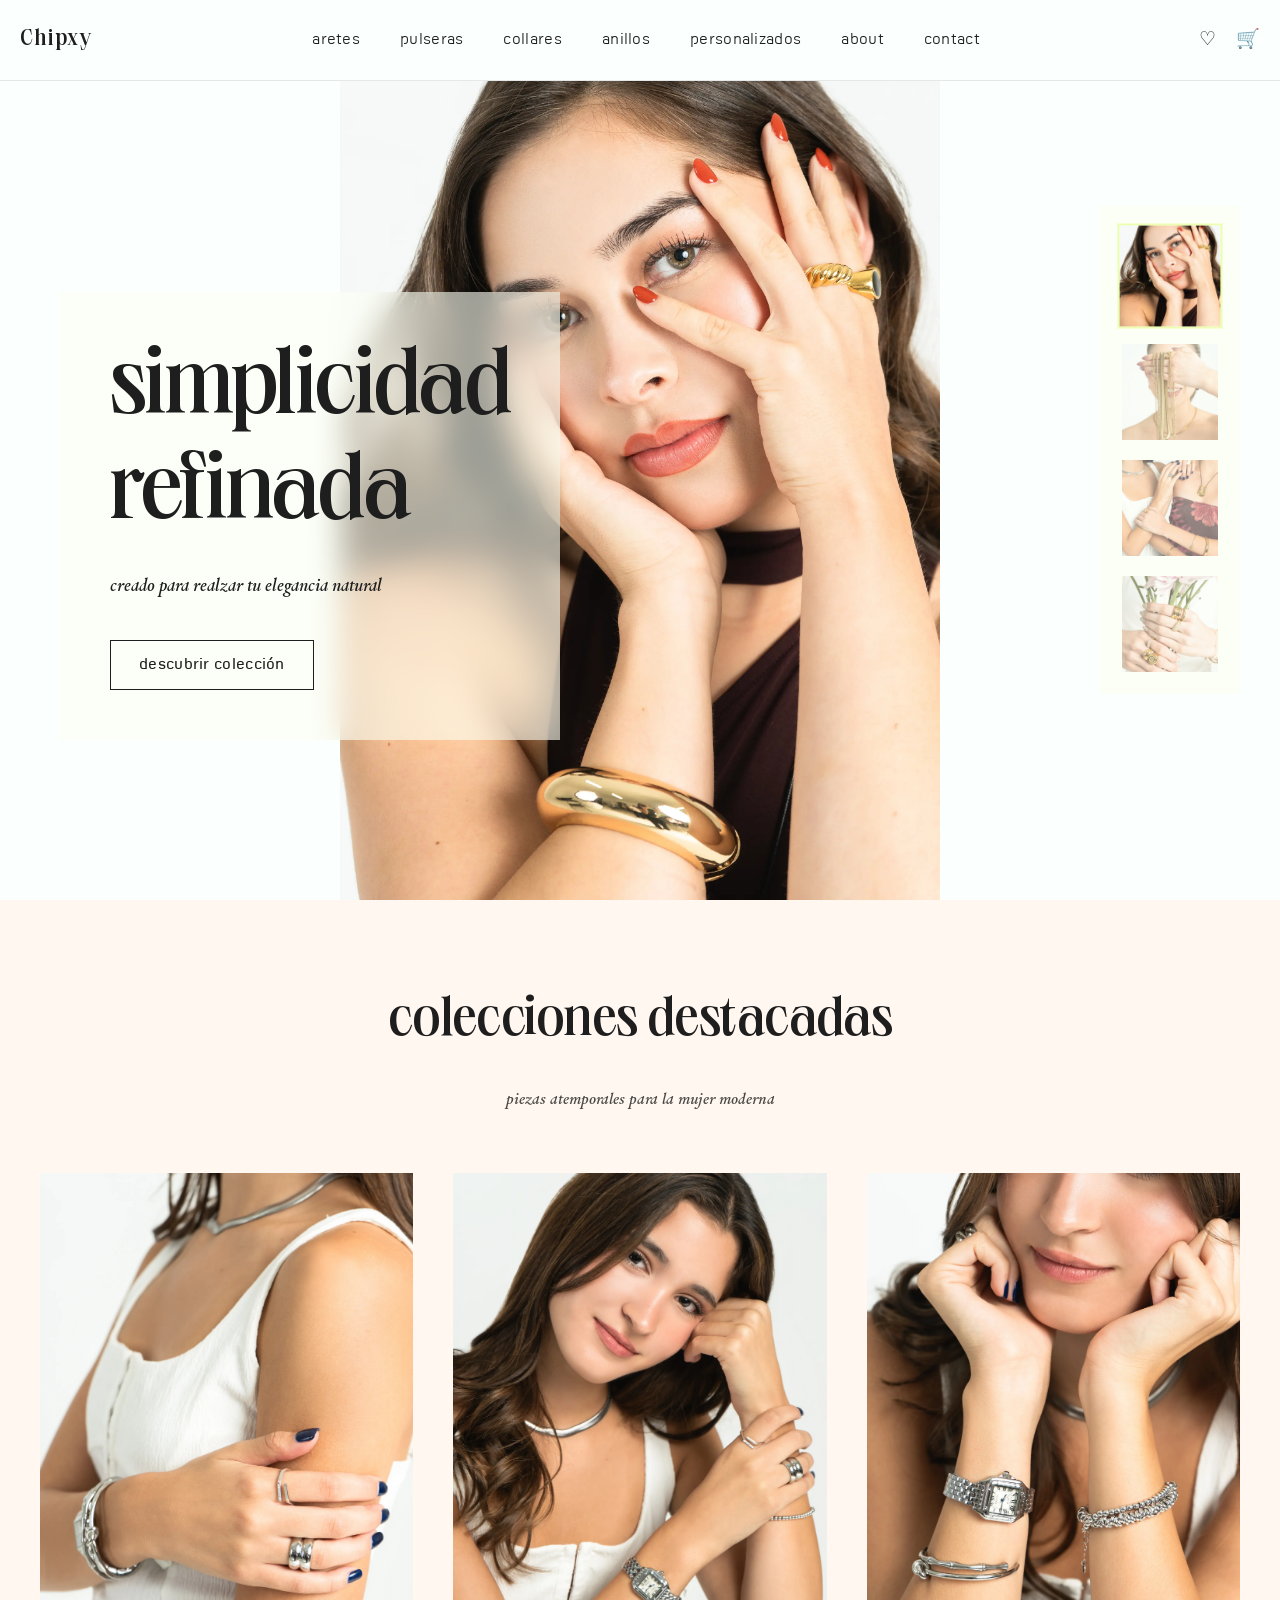
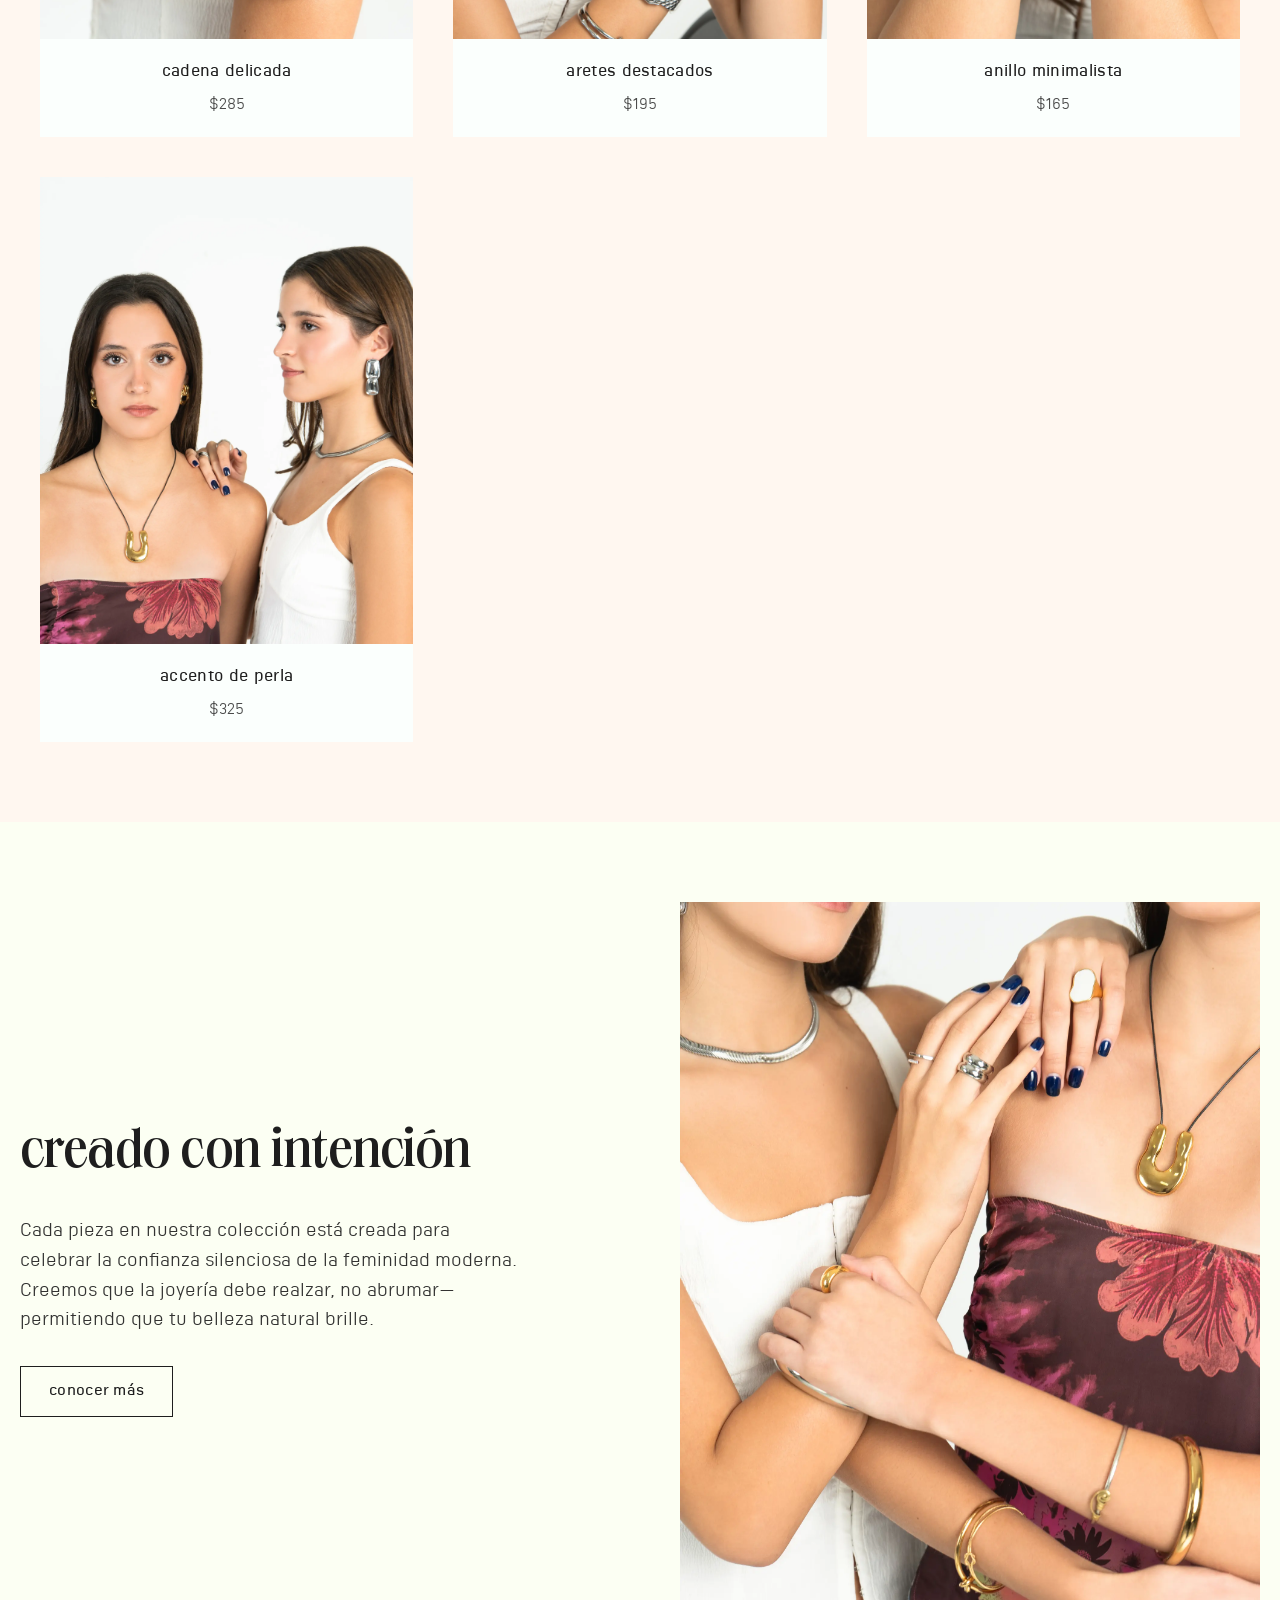
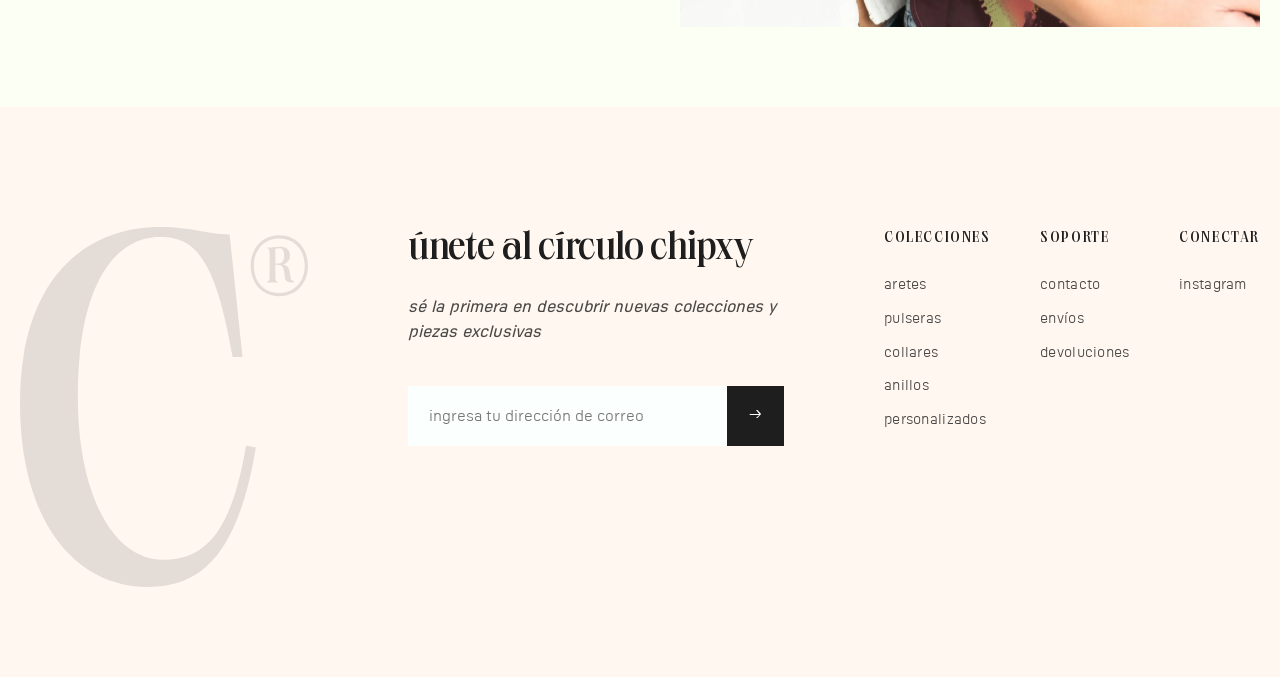
<file: index.html>
<!DOCTYPE html>
<html lang="en">
<head>
    <meta charset="UTF-8">
    <meta name="viewport" content="width=device-width, initial-scale=1.0">
    <title>Chipxy - Refined Jewelry</title>
    <link rel="stylesheet" href="styles.css">
</head>
<body>
    <!-- Navigation -->
    <nav class="nav nav-light">
        <div class="nav-container">
            <div class="nav-logo">
                <h1>Chipxy</h1>
            </div>
            <ul class="nav-menu">
                <li><a href="#collections">aretes</a></li>
                <li><a href="#collections">pulseras</a></li>
                <li><a href="#collections">collares</a></li>
                <li><a href="#collections">anillos</a></li>
                <li><a href="#collections">personalizados</a></li>
                <li><a href="#about">about</a></li>
                <li><a href="#contact">contact</a></li>
            </ul>
            <div class="nav-icons">
                <a href="#" class="nav-icon">♡</a>
                <a href="#" class="nav-icon">🛒</a>
            </div>
        </div>
    </nav>

    <!-- Hero Section - Carousel -->
    <section class="hero hero-carousel">
        <div class="carousel-container">
            <!-- Slide 1: Lifestyle Focus -->
            <div class="carousel-slide active" data-slide="1">
                <div class="hero-image">
                    <img src="photos/resized/webp_output/DSC08997_1920.webp" alt="Elegant jewelry lifestyle shot">
                </div>
                <div class="hero-content">
                <div class="hero-text">
                    <h2 class="hero-title">simplicidad refinada</h2>
                    <p class="hero-subtitle">creado para realzar tu elegancia natural</p>
                    <a href="#collections" class="btn-primary">descubrir colección</a>
                </div>
                </div>
            </div>

            <!-- Slide 2: Product Focus -->
            <div class="carousel-slide" data-slide="2">
                <div class="hero-image">
                    <img src="photos/resized/webp_output/DSC08941_1920.webp" alt="Delicate gold necklace detail">
                </div>
                <div class="hero-content">
                <div class="hero-text">
                    <h2 class="hero-title">cadenas delicadas</h2>
                    <p class="hero-subtitle">piezas minimalistas para elegancia cotidiana</p>
                    <a href="#collections" class="btn-primary">ver collares</a>
                </div>
                </div>
            </div>

            <!-- Slide 3: Lifestyle Focus -->
            <div class="carousel-slide" data-slide="3">
                <div class="hero-image">
                    <img src="photos/resized/webp_output/DSC08821_1920.webp" alt="Jewelry craftsmanship lifestyle">
                </div>
                <div class="hero-content">
                <div class="hero-text">
                    <h2 class="hero-title">belleza atemporal</h2>
                    <p class="hero-subtitle">piezas que cuentan tu historia</p>
                    <a href="#collections" class="btn-primary">explorar anillos</a>
                </div>
                </div>
            </div>

            <!-- Slide 4: Product Focus -->
            <div class="carousel-slide" data-slide="4">
                <div class="hero-image">
                    <img src="photos/resized/webp_output/DSC08857_1920.webp" alt="Statement earrings detail">
                </div>
                <div class="hero-content">
                <div class="hero-text">
                    <h2 class="hero-title">piezas destacadas</h2>
                    <p class="hero-subtitle">creaciones audaces para momentos de confianza</p>
                    <a href="#collections" class="btn-primary">ver aretes</a>
                </div>
                </div>
            </div>
        </div>

        <!-- Carousel Thumbnails -->
        <div class="carousel-thumbnails">
            <img src="photos/resized/webp_output/DSC08997_1920.webp" alt="Thumbnail 1" class="carousel-thumbnail-item active" data-slide="1">
            <img src="photos/resized/webp_output/DSC08941_1920.webp" alt="Thumbnail 2" class="carousel-thumbnail-item" data-slide="2">
            <img src="photos/resized/webp_output/DSC08821_1920.webp" alt="Thumbnail 3" class="carousel-thumbnail-item" data-slide="3">
            <img src="photos/resized/webp_output/DSC08857_1920.webp" alt="Thumbnail 4" class="carousel-thumbnail-item" data-slide="4">
        </div>
    </section>

    <!-- Featured Collections -->
    <section class="collections" id="collections">
        <div class="container">
            <div class="section-header">
                <h3 class="section-title">colecciones destacadas</h3>
                <p class="section-subtitle">piezas atemporales para la mujer moderna</p>
            </div>
            
            <div class="product-grid">
                <div class="product-card">
                    <div class="product-image">
                        <img src="photos/resized/webp_output/DSC08754_1920.webp" alt="Delicate gold necklace">
                    </div>
                    <div class="product-info">
                        <h4 class="product-name">cadena delicada</h4>
                        <p class="product-price">$285</p>
                    </div>
                </div>
                
                <div class="product-card">
                    <div class="product-image">
                        <img src="photos/resized/webp_output/DSC08761_1920.webp" alt="Statement earrings">
                    </div>
                    <div class="product-info">
                        <h4 class="product-name">aretes destacados</h4>
                        <p class="product-price">$195</p>
                    </div>
                </div>
                
                <div class="product-card">
                    <div class="product-image">
                        <img src="photos/resized/webp_output/DSC08777_1920.webp" alt="Minimalist ring">
                    </div>
                    <div class="product-info">
                        <h4 class="product-name">anillo minimalista</h4>
                        <p class="product-price">$165</p>
                    </div>
                </div>
                
                <div class="product-card">
                    <div class="product-image">
                        <img src="photos/resized/webp_output/DSC08806_1920.webp" alt="Pearl necklace">
                    </div>
                    <div class="product-info">
                        <h4 class="product-name">accento de perla</h4>
                        <p class="product-price">$325</p>
                    </div>
                </div>
            </div>
        </div>
    </section>

    <!-- About Section -->
    <section class="about" id="about">
        <div class="container">
            <div class="about-content">
                <div class="about-text">
                    <h3 class="section-title">creado con intención</h3>
                    <p class="about-description">
                        Cada pieza en nuestra colección está creada para celebrar la confianza silenciosa 
                        de la feminidad moderna. Creemos que la joyería debe realzar, no abrumar— 
                        permitiendo que tu belleza natural brille.
                    </p>
                    <a href="#contact" class="btn-secondary">conocer más</a>
                </div>
                <div class="about-image">
                    <img src="photos/resized/webp_output/DSC08821_1920.webp" alt="Jewelry craftsmanship detail">
                </div>
            </div>
        </div>
    </section>


    <!-- Footer -->
    <footer class="footer">
        <div class="footer-container">
            <!-- Logo Column -->
            <div class="footer-logo-column">
                <img src="c-logo.svg" alt="Chipxy Logo" class="footer-logo">
            </div>
            
            <!-- Newsletter Section -->
            <div class="footer-newsletter">
                <h3 class="newsletter-title">únete al círculo chipxy</h3>
                <p class="newsletter-subtitle">sé la primera en descubrir nuevas colecciones y piezas exclusivas</p>
                <form class="newsletter-form">
                    <input type="email" placeholder="ingresa tu dirección de correo" class="newsletter-input">
                    <button type="submit" class="newsletter-btn">→</button>
                </form>
            </div>
            
            <!-- Footer Links -->
            <div class="footer-links">
                <div class="footer-column">
                    <h4>colecciones</h4>
                    <ul>
                        <li><a href="#">aretes</a></li>
                        <li><a href="#">pulseras</a></li>
                        <li><a href="#">collares</a></li>
                        <li><a href="#">anillos</a></li>
                        <li><a href="#">personalizados</a></li>
                    </ul>
                </div>
                
                <div class="footer-column">
                    <h4>soporte</h4>
                    <ul>
                        <li><a href="#">contacto</a></li>
                        <li><a href="#">envíos</a></li>
                        <li><a href="#">devoluciones</a></li>
                    </ul>
                </div>
                
                <div class="footer-column">
                    <h4>conectar</h4>
                    <ul>
                        <li><a href="#">instagram</a></li>
                    </ul>
                </div>
            </div>
        </div>
        
    </footer>

    <script src="script.js"></script>
</body>
</html>
</file>
<file: styles.css>
/* Chipxy Brand Styles */

/* Font Face Declarations */
@font-face {
    font-family: 'Neue World';
    src: url('fonts/PPNeueWorld-Regular.woff2') format('woff2'),
         url('fonts/PPNeueWorld-Regular.woff') format('woff');
    font-weight: 400;
    font-style: normal;
    font-display: swap;
}

@font-face {
    font-family: 'Sizmo Pro';
    src: url('fonts/SizmoPro-Regular.woff2') format('woff2'),
         url('fonts/SizmoPro-Regular.woff') format('woff');
    font-weight: 400;
    font-style: normal;
    font-display: swap;
}

@font-face {
    font-family: 'Sizmo Pro';
    src: url('fonts/SizmoPro-Medium.woff2') format('woff2'),
         url('fonts/SizmoPro-Medium.woff') format('woff');
    font-weight: 500;
    font-style: normal;
    font-display: swap;
}

@font-face {
    font-family: 'Sizmo Pro';
    src: url('fonts/SizmoPro-Bold.woff2') format('woff2'),
         url('fonts/SizmoPro-Bold.woff') format('woff');
    font-weight: 700;
    font-style: normal;
    font-display: swap;
}

@font-face {
    font-family: 'Drummond';
    src: url('fonts/Drummond-RegularItalic.woff2') format('woff2'),
         url('fonts/Drummond-RegularItalic.woff') format('woff');
    font-weight: 400;
    font-style: italic;
    font-display: swap;
}

@font-face {
    font-family: 'Drummond';
    src: url('fonts/Drummond-MediumItalic.woff2') format('woff2'),
         url('fonts/Drummond-MediumItalic.woff') format('woff');
    font-weight: 500;
    font-style: italic;
    font-display: swap;
}

@font-face {
    font-family: 'Drummond';
    src: url('fonts/Drummond-BoldItalic.woff2') format('woff2'),
         url('fonts/Drummond-BoldItalic.woff') format('woff');
    font-weight: 700;
    font-style: italic;
    font-display: swap;
}

/* CSS Variables for Brand Colors */
:root {
    --color-eerie-black: #1E1E1E;
    --color-mindaro: #ECFFB0;
    --color-seashell: #FFF7F0;
    --color-ivory: #FCFFF3;
    --color-baby-powder: #FBFFFD;
    
    --font-primary: 'Neue World', 'Playfair Display', 'Times New Roman', serif;
    --font-secondary: 'Sizmo Pro', 'Inter', 'Helvetica Neue', sans-serif;
    --font-accent: 'Drummond', 'Georgia', serif;
    
    --max-width: 1440px;
    --content-width: 1280px;
    --section-spacing: 80px;
}

/* Reset and Base Styles */
* {
    margin: 0;
    padding: 0;
    box-sizing: border-box;
}

body {
    font-family: var(--font-secondary);
    font-weight: 400;
    line-height: 1.6;
    color: var(--color-eerie-black);
    background-color: var(--color-baby-powder);
    overflow-x: hidden;
}

/* Container */
.container {
    max-width: var(--content-width);
    margin: 0 auto;
    padding: 0 20px;
}

/* Navigation - Option 1: Always Dark Background */
.nav {
    position: fixed;
    top: 0;
    left: 0;
    right: 0;
    z-index: 1000;
    background-color: var(--color-eerie-black);
    transition: all 0.3s ease;
}

.nav-container {
    max-width: var(--content-width);
    margin: 0 auto;
    padding: 0 20px;
    display: flex;
    align-items: center;
    justify-content: space-between;
    height: 80px;
}

.nav-logo h1 {
    font-family: var(--font-primary);
    font-size: 1.5rem;
    font-weight: 400;
    color: var(--color-baby-powder);
    letter-spacing: 0.05em;
}

.nav-menu {
    display: flex;
    list-style: none;
    gap: 40px;
}

.nav-menu a {
    font-family: var(--font-secondary);
    font-weight: 400;
    font-size: 0.95rem;
    color: var(--color-baby-powder);
    text-decoration: none;
    text-transform: lowercase;
    letter-spacing: 0.02em;
    transition: color 0.3s ease;
}

.nav-menu a:hover {
    color: var(--color-mindaro);
}

.nav-icons {
    display: flex;
    gap: 20px;
}

.nav-icon {
    font-size: 1.2rem;
    color: var(--color-baby-powder);
    text-decoration: none;
    transition: color 0.3s ease;
}

.nav-icon:hover {
    color: var(--color-mindaro);
}

/* Navigation Option 2: Semi-transparent with backdrop blur */
.nav.nav-blur {
    background-color: rgba(30, 30, 30, 0.8);
    backdrop-filter: blur(10px);
}

/* Navigation Option 3: White background with dark text */
.nav.nav-light {
    background-color: var(--color-baby-powder);
    border-bottom: 1px solid rgba(30, 30, 30, 0.1);
}

.nav.nav-light .nav-logo h1,
.nav.nav-light .nav-menu a,
.nav.nav-light .nav-icon {
    color: var(--color-eerie-black);
}

.nav.nav-light .nav-menu a:hover,
.nav.nav-light .nav-icon:hover {
    color: var(--color-eerie-black);
    background-color: var(--color-mindaro);
    padding: 8px 16px;
    border-radius: 0;
}

/* Dropdown Navigation Styles */
.nav-dropdown {
    position: relative;
}

.dropdown-menu {
    position: absolute;
    top: 100%;
    left: 0;
    background-color: var(--color-baby-powder);
    border: 1px solid rgba(30, 30, 30, 0.1);
    border-radius: 0;
    min-width: 180px;
    opacity: 0;
    visibility: hidden;
    transform: translateY(-10px);
    transition: all 0.3s ease;
    z-index: 1000;
    list-style: none;
    padding: 0;
    margin: 0;
}

.nav-dropdown:hover .dropdown-menu {
    opacity: 1;
    visibility: visible;
    transform: translateY(0);
}

.dropdown-menu li {
    margin: 0;
}

.dropdown-menu a {
    display: block;
    padding: 12px 20px;
    font-family: var(--font-secondary);
    font-size: 0.9rem;
    color: var(--color-eerie-black);
    text-decoration: none;
    text-transform: lowercase;
    letter-spacing: 0.02em;
    transition: all 0.3s ease;
    border-bottom: 1px solid rgba(30, 30, 30, 0.05);
}

.dropdown-menu li:last-child a {
    border-bottom: none;
}

.dropdown-menu a:hover {
    background-color: var(--color-mindaro);
    color: var(--color-eerie-black);
}

.dropdown-trigger::after {
    content: '▼';
    font-size: 0.7rem;
    margin-left: 8px;
    transition: transform 0.3s ease;
}

.nav-dropdown:hover .dropdown-trigger::after {
    transform: rotate(180deg);
}

/* Hero Section */
.hero {
    position: relative;
    height: 100vh;
    display: flex;
    align-items: center;
    overflow: hidden;
}

.hero-images {
    position: absolute;
    top: 0;
    left: 0;
    width: 100%;
    height: 100%;
    z-index: -1;
    display: flex;
}

.hero-image {
    flex: 1;
    height: 100%;
    opacity: 0;
    transform: translateX(100px);
    transition: all 1.2s cubic-bezier(0.4, 0, 0.2, 1);
}

.hero-image img {
    width: 100%;
    height: 100%;
    object-fit: cover;
    object-position: center top;
}

/* Sequential reveal animation */
.hero-image-1 {
    animation: slideInLeft 1.2s cubic-bezier(0.4, 0, 0.2, 1) 0.5s forwards;
}

.hero-image-2 {
    animation: slideInLeft 1.2s cubic-bezier(0.4, 0, 0.2, 1) 1.2s forwards;
}

.hero-image-3 {
    animation: slideInLeft 1.2s cubic-bezier(0.4, 0, 0.2, 1) 1.9s forwards;
}

@keyframes slideInLeft {
    0% {
        opacity: 0;
        transform: translateX(100px);
    }
    100% {
        opacity: 1;
        transform: translateX(0);
    }
}

/* Hero Carousel */
.hero-carousel {
    position: relative;
    height: 100vh;
    overflow: hidden;
}

.carousel-container {
    position: relative;
    width: 100%;
    height: 100%;
}

.carousel-slide {
    position: absolute;
    top: 0;
    left: 0;
    width: 100%;
    height: 100%;
    opacity: 0;
    transition: opacity 0.8s ease-in-out;
}

.carousel-slide.active {
    opacity: 1;
}

.carousel-slide .hero-image {
    position: absolute;
    top: 0;
    left: 0;
    width: 100%;
    height: 100%;
    z-index: 1;
    opacity: 0;
    transform: translateX(-50px);
    transition: all 0.8s cubic-bezier(0.4, 0, 0.2, 1);
}

.carousel-slide.active .hero-image {
    opacity: 1;
    transform: translateX(0);
}

.carousel-slide .hero-image img {
    width: 100%;
    height: 100%;
    object-fit: contain;
    object-position: center center;
    display: block;
}

.carousel-slide .hero-content {
    position: absolute;
    top: 0;
    left: 0;
    width: 100%;
    height: 100%;
    z-index: 5;
    display: flex;
    align-items: center;
    justify-content: flex-end;
    padding: 0 60px;
}

.carousel-slide .hero-text {
    max-width: 500px;
    background-color: rgba(252, 255, 243, 0.6);
    padding: 50px;
    backdrop-filter: blur(15px);
    border-radius: 0;
    opacity: 0;
    transform: translateY(30px);
    transition: all 0.8s cubic-bezier(0.4, 0, 0.2, 1);
}

.carousel-slide.active .hero-text {
    opacity: 1;
    transform: translateY(0);
}

/* Carousel Thumbnails */
.carousel-thumbnails {
    position: absolute;
    right: 40px;
    top: 50%;
    transform: translateY(-50%);
    display: flex;
    flex-direction: column;
    gap: 16px;
    z-index: 10;
    background-color: rgba(252, 255, 243, 0.8);
    padding: 20px;
    backdrop-filter: blur(10px);
    border-radius: 0;
}

.carousel-thumbnail-item {
    width: 100px;
    height: 100px;
    object-fit: cover;
    object-position: center;
    border: 2px solid transparent;
    border-radius: 0;
    cursor: pointer;
    opacity: 0.6;
    transition: all 0.3s ease;
}

.carousel-thumbnail-item.active {
    opacity: 1;
    border-color: var(--color-mindaro);
    transform: scale(1.05);
}

.carousel-thumbnail-item:hover {
    opacity: 0.8;
    transform: scale(1.02);
}

/* Hero Option 2: Split Layout */
.hero-split {
    display: flex;
    height: 100vh;
}

.hero-image-split {
    flex: 1;
    height: 100%;
    overflow: hidden;
}

.hero-image-split img {
    width: 100%;
    height: 100%;
    object-fit: cover;
    object-position: center top;
}

.hero-content-split {
    flex: 1;
    background-color: var(--color-seashell);
    display: flex;
    align-items: center;
    justify-content: center;
    padding: 60px;
}

.hero-text-split {
    max-width: 500px;
    text-align: center;
}

.hero-text-split .hero-title {
    margin-bottom: 30px;
}

.hero-text-split .hero-subtitle {
    margin-bottom: 40px;
}

/* Hero Option 4: Minimalist Text-First */
.hero-minimal {
    background-color: var(--color-baby-powder);
    height: 100vh;
    display: flex;
    align-items: center;
    justify-content: center;
    position: relative;
}

.hero-content-minimal {
    max-width: var(--content-width);
    margin: 0 auto;
    padding: 0 20px;
    display: grid;
    grid-template-columns: 2fr 1fr;
    gap: 80px;
    align-items: center;
}

.hero-text-minimal {
    text-align: left;
}

.hero-title-large {
    font-family: var(--font-primary);
    font-size: clamp(4rem, 10vw, 8rem);
    font-weight: 400;
    line-height: 1.1;
    color: var(--color-eerie-black);
    margin-bottom: 30px;
    text-transform: lowercase;
    letter-spacing: -0.02em;
}

.hero-subtitle-large {
    font-family: var(--font-accent);
    font-size: 1.4rem;
    font-style: italic;
    font-weight: 500;
    color: var(--color-eerie-black);
    margin-bottom: 50px;
    line-height: 1.4;
}

.btn-primary-large {
    display: inline-block;
    padding: 16px 36px;
    font-family: var(--font-secondary);
    font-size: 1.1rem;
    font-weight: 500;
    color: var(--color-eerie-black);
    text-decoration: none;
    text-transform: lowercase;
    letter-spacing: 0.02em;
    border: 1px solid var(--color-eerie-black);
    background-color: transparent;
    transition: all 0.3s ease;
    cursor: pointer;
}

.btn-primary-large:hover {
    background-color: var(--color-mindaro);
    color: var(--color-eerie-black);
}

.hero-accent-images {
    display: flex;
    flex-direction: column;
    gap: 20px;
}

.accent-image {
    width: 200px;
    height: 250px;
    overflow: hidden;
    margin-left: auto;
}

.accent-image img {
    width: 100%;
    height: 100%;
    object-fit: cover;
    object-position: center top;
}

/* Responsive adjustments for hero options */
@media (max-width: 768px) {
    .hero-text-single {
        position: static;
        transform: none;
        margin: 40px 20px;
        max-width: none;
    }
    
    .hero-split {
        flex-direction: column;
        height: auto;
    }
    
    .hero-image-split {
        height: 60vh;
    }
    
    .hero-content-split {
        height: 40vh;
        padding: 40px 20px;
    }
    
    .hero-content-minimal {
        grid-template-columns: 1fr;
        gap: 40px;
        text-align: center;
    }
    
    .hero-accent-images {
        flex-direction: row;
        justify-content: center;
        margin-left: 0;
    }
    
    .accent-image {
        width: 150px;
        height: 200px;
        margin: 0;
    }
}

.hero-content {
    position: relative;
    width: 100%;
    height: 100%;
    z-index: 5;
}

/* Specific positioning for single hero */
.hero-single .hero-content {
    position: absolute;
    top: 0;
    left: 0;
    width: 100%;
    height: 100%;
    z-index: 5;
}

.hero-text {
    max-width: 500px;
    background-color: rgba(252, 255, 243, 0.9);
    padding: 50px;
    backdrop-filter: blur(15px);
    border-radius: 0;
    position: absolute;
    bottom: 160px;
    left: 60px;
    z-index: 10;
}

.hero-title {
    font-family: var(--font-primary);
    font-size: clamp(3rem, 8vw, 6rem);
    font-weight: 400;
    line-height: 1.1;
    color: var(--color-eerie-black);
    margin-bottom: 20px;
    text-transform: lowercase;
    letter-spacing: -0.02em;
}

.hero-subtitle {
    font-family: var(--font-accent);
    font-size: 1.2rem;
    font-style: italic;
    font-weight: 500;
    color: var(--color-eerie-black);
    margin-bottom: 40px;
    line-height: 1.4;
}

/* Buttons */
.btn-primary {
    display: inline-block;
    padding: 12px 28px;
    font-family: var(--font-secondary);
    font-size: 0.95rem;
    font-weight: 500;
    color: var(--color-eerie-black);
    text-decoration: none;
    text-transform: lowercase;
    letter-spacing: 0.02em;
    border: 1px solid var(--color-eerie-black);
    background-color: transparent;
    transition: all 0.3s ease;
    cursor: pointer;
}

.btn-primary:hover {
    background-color: var(--color-mindaro);
    color: var(--color-eerie-black);
}

.btn-secondary {
    display: inline-block;
    padding: 12px 28px;
    font-family: var(--font-secondary);
    font-size: 0.95rem;
    font-weight: 500;
    color: var(--color-eerie-black);
    text-decoration: none;
    text-transform: lowercase;
    letter-spacing: 0.02em;
    border: 1px solid var(--color-eerie-black);
    background-color: transparent;
    transition: all 0.3s ease;
    cursor: pointer;
}

.btn-secondary:hover {
    background-color: var(--color-mindaro);
    color: var(--color-eerie-black);
}

/* Sections */
.collections {
    padding: var(--section-spacing) 0;
    background-color: var(--color-seashell);
}

.about {
    padding: var(--section-spacing) 0;
    background-color: var(--color-ivory);
}


/* Section Headers */
.section-header {
    text-align: center;
    margin-bottom: 60px;
}

.section-title {
    font-family: var(--font-primary);
    font-size: clamp(2rem, 5vw, 3.5rem);
    font-weight: 400;
    color: var(--color-eerie-black);
    margin-bottom: 15px;
    text-transform: lowercase;
    letter-spacing: -0.01em;
}

.section-subtitle {
    font-family: var(--font-accent);
    font-size: 1.1rem;
    font-style: italic;
    font-weight: 500;
    color: var(--color-eerie-black);
    opacity: 0.8;
}

/* Product Grid */
.product-grid {
    display: grid;
    grid-template-columns: repeat(auto-fit, minmax(280px, 1fr));
    gap: 40px;
    max-width: 1200px;
    margin: 0 auto;
}

.product-card {
    background-color: var(--color-baby-powder);
    transition: transform 0.3s ease;
    cursor: pointer;
}

.product-card:hover {
    transform: scale(1.02);
}

.product-image {
    aspect-ratio: 4/5;
    overflow: hidden;
}

.product-image img {
    width: 100%;
    height: 100%;
    object-fit: cover;
    object-position: center;
}

.product-info {
    padding: 20px;
    text-align: center;
}

.product-name {
    font-family: var(--font-secondary);
    font-size: 1rem;
    font-weight: 500;
    color: var(--color-eerie-black);
    margin-bottom: 8px;
    text-transform: lowercase;
    letter-spacing: 0.02em;
}

.product-price {
    font-family: var(--font-secondary);
    font-size: 0.95rem;
    font-weight: 400;
    color: var(--color-eerie-black);
    opacity: 0.8;
}

/* About Section */
.about-content {
    display: grid;
    grid-template-columns: 1fr 1fr;
    gap: 80px;
    align-items: center;
}

.about-text {
    max-width: 500px;
}

.about-description {
    font-family: var(--font-secondary);
    font-size: 1.1rem;
    line-height: 1.7;
    color: var(--color-eerie-black);
    margin-bottom: 30px;
    opacity: 0.9;
}

.about-image {
    aspect-ratio: 4/5;
    overflow: hidden;
}

.about-image img {
    width: 100%;
    height: 100%;
    object-fit: cover;
    object-position: center;
}

/* Newsletter Section */
.newsletter-content {
    text-align: center;
    max-width: 600px;
    margin: 0 auto;
}

.newsletter-title {
    font-family: var(--font-primary);
    font-size: 2.5rem;
    font-weight: 400;
    color: var(--color-eerie-black);
    margin-bottom: 15px;
    text-transform: lowercase;
    letter-spacing: -0.01em;
}

.newsletter-subtitle {
    font-family: var(--font-accent);
    font-size: 1.1rem;
    font-style: italic;
    font-weight: 500;
    color: var(--color-eerie-black);
    margin-bottom: 40px;
    opacity: 0.8;
}

.newsletter-form {
    display: flex;
    max-width: 400px;
    margin: 0 auto;
    gap: 0;
}

.newsletter-input {
    flex: 1;
    padding: 12px 20px;
    font-family: var(--font-secondary);
    font-size: 0.95rem;
    color: var(--color-eerie-black);
    background-color: var(--color-baby-powder);
    border: 1px solid var(--color-eerie-black);
    border-right: none;
    outline: none;
}

.newsletter-input::placeholder {
    color: var(--color-eerie-black);
    opacity: 0.6;
}

.newsletter-btn {
    padding: 12px 20px;
    font-family: var(--font-secondary);
    font-size: 1.2rem;
    color: var(--color-eerie-black);
    background-color: var(--color-eerie-black);
    border: 1px solid var(--color-eerie-black);
    cursor: pointer;
    transition: all 0.3s ease;
}

.newsletter-btn:hover {
    background-color: var(--color-mindaro);
    color: var(--color-eerie-black);
}

/* Footer */
.footer {
    background-color: var(--color-eerie-black);
    color: var(--color-baby-powder);
    padding: 60px 0 30px;
}

.footer-content {
    display: grid;
    grid-template-columns: repeat(auto-fit, minmax(200px, 1fr));
    gap: 40px;
    margin-bottom: 40px;
}

.footer-section h4,
.footer-section h5 {
    font-family: var(--font-primary);
    font-size: 1.2rem;
    font-weight: 400;
    margin-bottom: 20px;
    text-transform: lowercase;
    letter-spacing: 0.05em;
}

.footer-section p {
    font-family: var(--font-secondary);
    font-size: 0.95rem;
    opacity: 0.8;
    line-height: 1.6;
}

.footer-section ul {
    list-style: none;
}

.footer-section ul li {
    margin-bottom: 8px;
}

.footer-section ul li a {
    font-family: var(--font-secondary);
    font-size: 0.9rem;
    color: var(--color-baby-powder);
    text-decoration: none;
    text-transform: lowercase;
    letter-spacing: 0.02em;
    opacity: 0.8;
    transition: opacity 0.3s ease;
}

.footer-section ul li a:hover {
    opacity: 1;
}

.footer-bottom {
    text-align: center;
    padding-top: 30px;
    border-top: 1px solid rgba(251, 255, 253, 0.2);
}

.footer-bottom p {
    font-family: var(--font-secondary);
    font-size: 0.85rem;
    opacity: 0.6;
    text-transform: lowercase;
    letter-spacing: 0.02em;
}

/* Responsive Design */
@media (max-width: 768px) {
    .nav-menu {
        display: none;
    }
    
    .hero-text {
        text-align: center;
    }
    
    .about-content {
        grid-template-columns: 1fr;
        gap: 40px;
    }
    
    .product-grid {
        grid-template-columns: repeat(auto-fit, minmax(250px, 1fr));
        gap: 30px;
    }
    
    .newsletter-form {
        flex-direction: column;
    }
    
    .newsletter-input {
        border-right: 1px solid var(--color-eerie-black);
        border-bottom: none;
    }
}

@media (max-width: 480px) {
    .container {
        padding: 0 15px;
    }
    
    .nav-container {
        padding: 0 15px;
    }
    
    .product-grid {
        grid-template-columns: 1fr;
    }
    
    .footer-content {
        grid-template-columns: 1fr;
        text-align: center;
    }
}

/* Footer */
.footer {
    background-color: var(--color-seashell);
    color: var(--color-eerie-black);
    position: relative;
    overflow: hidden;
}

.footer-container {
    max-width: var(--content-width);
    margin: 0 auto;
    padding: 60px 20px;
    display: grid;
    grid-template-columns: auto 1fr 1fr;
    gap: 100px;
    align-items: start;
    position: relative;
    z-index: 2;
}

/* Logo Column */
.footer-logo-column {
    display: flex;
    align-items: center;
    justify-content: center;
}

.footer-logo {
    height: 40vh;
    width: auto;
    opacity: 0.1;
    transition: opacity 0.3s ease;
    filter: brightness(0);
}

/* Newsletter Section */
.footer-newsletter {
    max-width: 400px;
}

.footer-newsletter .newsletter-title {
    font-family: var(--font-primary);
    font-size: 2.5rem;
    font-weight: 400;
    color: var(--color-eerie-black);
    margin-bottom: 20px;
    text-transform: lowercase;
    letter-spacing: -0.01em;
    line-height: 1.2;
}

.footer-newsletter .newsletter-subtitle {
    font-family: var(--font-secondary);
    font-size: 1rem;
    color: var(--color-eerie-black);
    opacity: 0.8;
    margin-bottom: 40px;
    line-height: 1.6;
}

.footer-newsletter .newsletter-form {
    display: flex;
    gap: 0;
}

.footer-newsletter .newsletter-input {
    flex: 1;
    padding: 16px 20px;
    font-family: var(--font-secondary);
    font-size: 0.95rem;
    color: var(--color-eerie-black);
    background-color: var(--color-baby-powder);
    border: 1px solid var(--color-baby-powder);
    border-right: none;
    outline: none;
}

.footer-newsletter .newsletter-input::placeholder {
    color: var(--color-eerie-black);
    opacity: 0.6;
}

.footer-newsletter .newsletter-btn {
    padding: 16px 20px;
    font-family: var(--font-secondary);
    font-size: 1.2rem;
    color: var(--color-baby-powder);
    background-color: var(--color-eerie-black);
    border: 1px solid var(--color-eerie-black);
    cursor: pointer;
    transition: all 0.3s ease;
}

.footer-newsletter .newsletter-btn:hover {
    background-color: var(--color-baby-powder);
    color: var(--color-eerie-black);
}

/* Footer Links */
.footer-links {
    display: flex;
    flex-direction: row;
    justify-content: space-between;
}

.footer-column h4 {
    font-family: var(--font-primary);
    font-size: 1rem;
    font-weight: 400;
    color: var(--color-eerie-black);
    margin-bottom: 20px;
    text-transform: uppercase;
    letter-spacing: 0.1em;
}

.footer-column ul {
    list-style: none;
}

.footer-column ul li {
    margin-bottom: 8px;
}

.footer-column ul li a {
    font-family: var(--font-secondary);
    font-size: 0.9rem;
    color: var(--color-eerie-black);
    text-decoration: none;
    text-transform: lowercase;
    letter-spacing: 0.02em;
    opacity: 0.8;
    transition: all 0.3s ease;
}

.footer-column ul li a:hover {
    opacity: 1;
    color: var(--color-eerie-black);
}

/* Large Logo Background */
.footer-logo-overlay {
    opacity: 0.05;
    pointer-events: none;
}

.footer-logo-overlay h1 {
    font-family: var(--font-primary);
    font-size: clamp(12rem, 25vw, 20rem);
    font-weight: 400;
    color: var(--color-baby-powder);
    margin: 0;
    white-space: nowrap;
}

.footer-logo-overlay span {
    font-size: 1rem;
}

/* Responsive Footer */
@media (max-width: 768px) {
    .footer {
        height: 60vh;
    }
    
    .footer-container {
        grid-template-columns: 1fr;
        gap: 40px;
        padding: 40px 20px;
    }
    
    .footer-links {
        grid-template-columns: 1fr;
        gap: 30px;
    }
    
    .footer-newsletter .newsletter-form {
        flex-direction: column;
    }
    
    .footer-newsletter .newsletter-input {
        border-right: 1px solid var(--color-baby-powder);
        border-bottom: none;
    }
}
</file>
